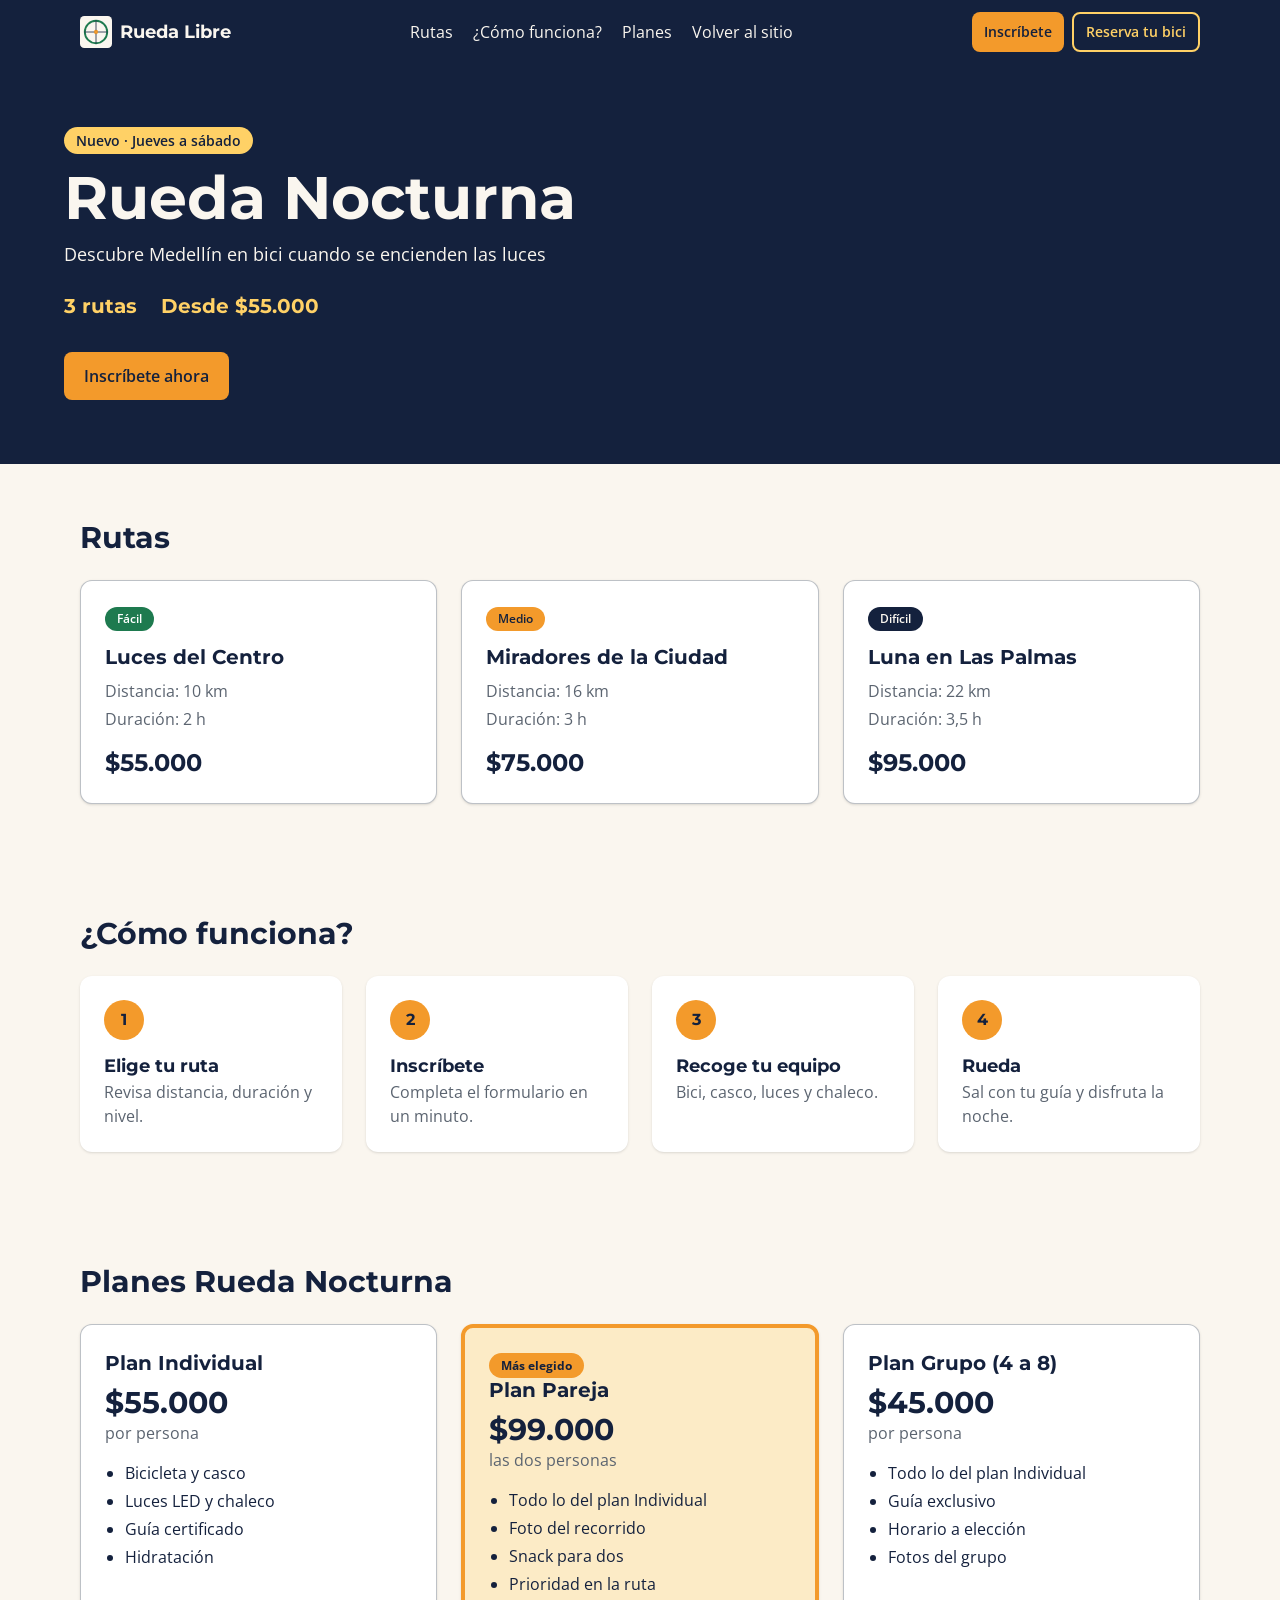
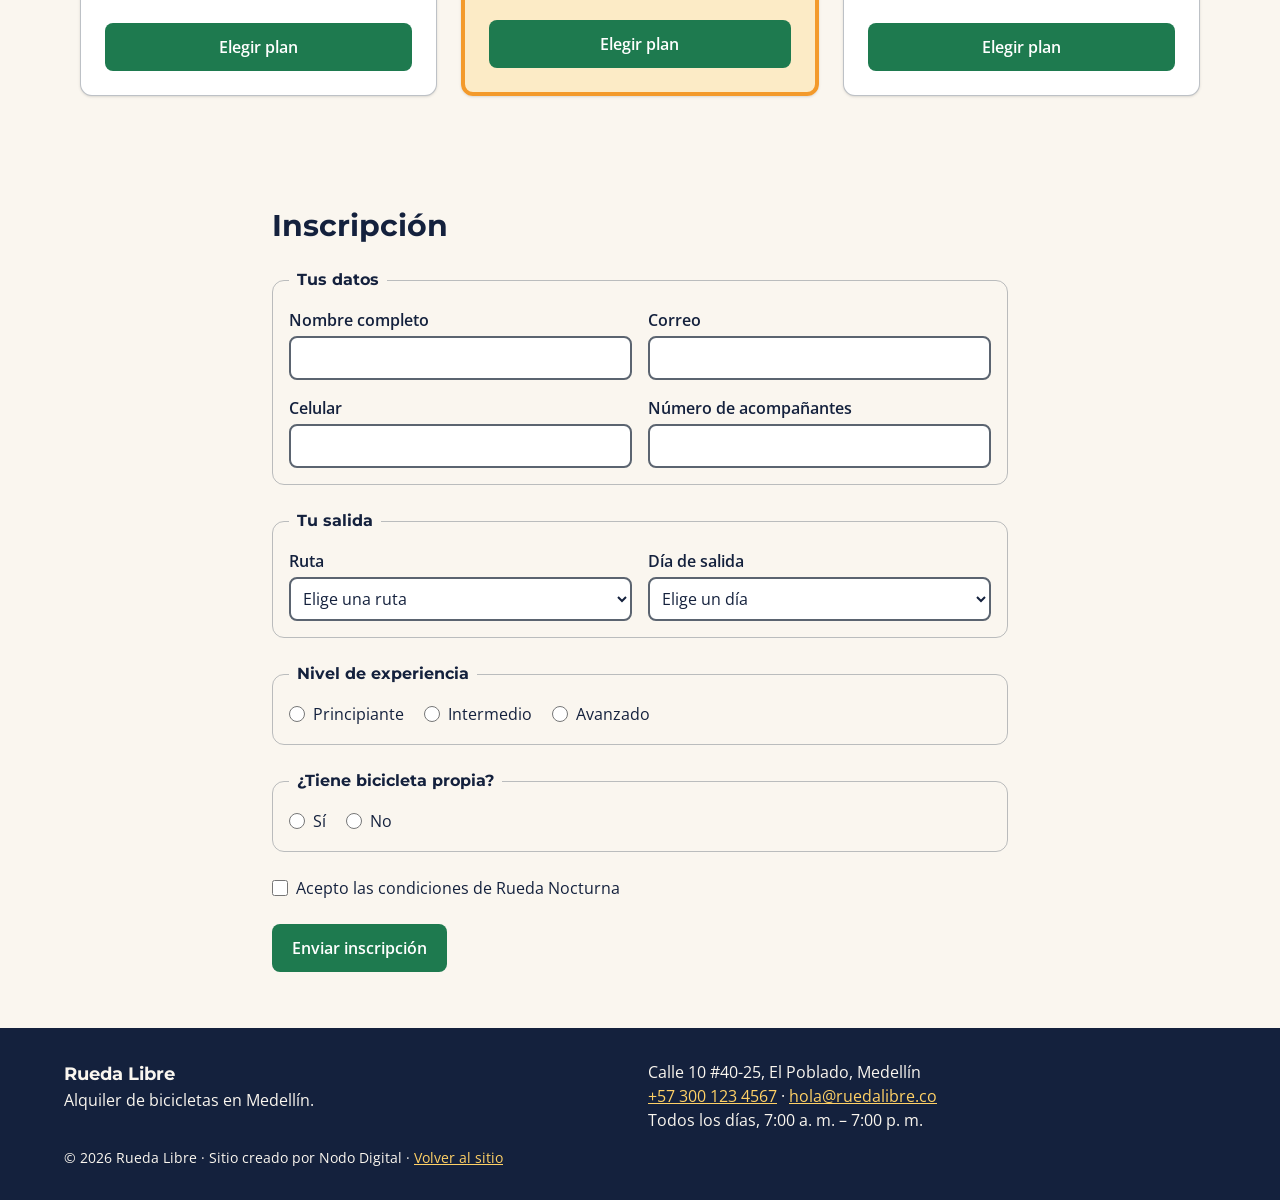
<file: nocturna/index.html>
<!DOCTYPE html>
<html lang="es">
<head>
  <meta charset="UTF-8">
  <meta name="viewport" content="width=device-width, initial-scale=1.0">
  <meta name="description" content="Rueda Nocturna: rutas guiadas en bicicleta de jueves a sábado por Medellín. Elige tu plan e inscríbete en línea.">
  <title>Rueda Nocturna | Rutas en bici de noche en Medellín</title>
  <link rel="preconnect" href="https://fonts.googleapis.com">
  <link rel="preconnect" href="https://fonts.gstatic.com" crossorigin>
  <link href="https://fonts.googleapis.com/css2?family=Montserrat:wght@700&family=Open+Sans:wght@400;600&display=swap" rel="stylesheet">
  <link href="src/output.css" rel="stylesheet">
</head>
<body class="bg-crema font-cuerpo text-azul-noche dark:bg-azul-noche dark:text-crema">
<header class="sticky top-0 z-10 bg-azul-noche text-crema">
  <div class="mx-auto flex max-w-6xl items-center justify-between gap-3 px-4 py-3">
    <a href="../index.html" class="flex items-center gap-2 font-titulo text-lg font-bold text-crema"><img src="../img/logo.svg" alt="" width="32" height="32">Rueda Libre</a>
    <nav aria-label="Secciones" class="hidden md:flex gap-5">
      <a href="#rutas" class="text-crema hover:text-amarillo-farol">Rutas</a>
      <a href="#como-funciona" class="text-crema hover:text-amarillo-farol">¿Cómo funciona?</a>
      <a href="#planes" class="text-crema hover:text-amarillo-farol">Planes</a>
      <a href="../index.html" class="text-crema hover:text-amarillo-farol">Volver al sitio</a>
    </nav>
    <div class="flex gap-2">
      <a href="#inscripcion" class="btn-nocturna-secundario px-3 py-2 text-sm">Inscríbete</a>
      <a href="../paginas/reservas.html" class="btn-nocturna-contorno border-amarillo-farol px-3 py-2 text-sm text-amarillo-farol">Reserva tu bici</a>
    </div>
  </div>
</header>
<main>
  <section class="bg-azul-noche px-4 py-16 text-crema">
    <div class="mx-auto max-w-6xl">
      <span class="rounded-full bg-amarillo-farol px-3 py-1 text-sm font-semibold text-azul-noche">Nuevo · Jueves a sábado</span>
      <h1 class="mt-4 font-titulo text-4xl font-bold md:text-6xl">Rueda Nocturna</h1>
      <p class="mt-3 max-w-xl text-lg">Descubre Medellín en bici cuando se encienden las luces</p>
      <ul class="mt-6 flex flex-wrap gap-6 font-titulo text-xl font-bold text-amarillo-farol">
        <li>3 rutas</li>
        <li>Desde $55.000</li>
      </ul>
      <a href="#inscripcion" class="btn-nocturna-secundario mt-8">Inscríbete ahora</a>
    </div>
  </section>

  <section id="rutas" class="mx-auto max-w-6xl px-4 py-14" aria-labelledby="t-rutas">
    <h2 id="t-rutas" class="font-titulo text-3xl font-bold">Rutas</h2>
    <div class="mt-6 grid grid-cols-1 gap-6 sm:grid-cols-2 lg:grid-cols-3">
      <article class="rounded-xl border border-gris-asfalto/40 bg-white p-6 shadow transition-shadow hover:shadow-xl dark:border-crema/40 dark:bg-azul-noche">
        <span class="inline-block rounded-full px-3 py-1 text-xs font-semibold bg-verde-ruta text-white">Fácil</span>
        <h3 class="mt-3 font-titulo text-xl font-bold">Luces del Centro</h3>
        <ul class="mt-2 space-y-1 text-gris-asfalto dark:text-crema">
          <li>Distancia: 10 km</li>
          <li>Duración: 2 h</li>
        </ul>
        <p class="mt-4 font-titulo text-2xl font-bold">$55.000</p>
      </article>
      <article class="rounded-xl border border-gris-asfalto/40 bg-white p-6 shadow transition-shadow hover:shadow-xl dark:border-crema/40 dark:bg-azul-noche">
        <span class="inline-block rounded-full px-3 py-1 text-xs font-semibold bg-naranja-pedal text-azul-noche">Medio</span>
        <h3 class="mt-3 font-titulo text-xl font-bold">Miradores de la Ciudad</h3>
        <ul class="mt-2 space-y-1 text-gris-asfalto dark:text-crema">
          <li>Distancia: 16 km</li>
          <li>Duración: 3 h</li>
        </ul>
        <p class="mt-4 font-titulo text-2xl font-bold">$75.000</p>
      </article>
      <article class="rounded-xl border border-gris-asfalto/40 bg-white p-6 shadow transition-shadow hover:shadow-xl dark:border-crema/40 dark:bg-azul-noche">
        <span class="inline-block rounded-full px-3 py-1 text-xs font-semibold bg-azul-noche text-crema dark:bg-amarillo-farol dark:text-azul-noche">Difícil</span>
        <h3 class="mt-3 font-titulo text-xl font-bold">Luna en Las Palmas</h3>
        <ul class="mt-2 space-y-1 text-gris-asfalto dark:text-crema">
          <li>Distancia: 22 km</li>
          <li>Duración: 3,5 h</li>
        </ul>
        <p class="mt-4 font-titulo text-2xl font-bold">$95.000</p>
      </article>
    </div>
  </section>

  <section id="como-funciona" class="mx-auto max-w-6xl px-4 py-14" aria-labelledby="t-como">
    <h2 id="t-como" class="font-titulo text-3xl font-bold">¿Cómo funciona?</h2>
    <ol class="mt-6 grid grid-cols-1 gap-6 sm:grid-cols-2 lg:grid-cols-4">
      <li class="rounded-xl bg-white p-6 shadow dark:bg-azul-noche dark:border dark:border-crema/40">
        <span class="flex h-10 w-10 items-center justify-center rounded-full bg-naranja-pedal font-titulo font-bold text-azul-noche">1</span>
        <h3 class="mt-3 font-titulo text-lg font-bold">Elige tu ruta</h3>
        <p class="text-gris-asfalto dark:text-crema">Revisa distancia, duración y nivel.</p>
      </li>
      <li class="rounded-xl bg-white p-6 shadow dark:bg-azul-noche dark:border dark:border-crema/40">
        <span class="flex h-10 w-10 items-center justify-center rounded-full bg-naranja-pedal font-titulo font-bold text-azul-noche">2</span>
        <h3 class="mt-3 font-titulo text-lg font-bold">Inscríbete</h3>
        <p class="text-gris-asfalto dark:text-crema">Completa el formulario en un minuto.</p>
      </li>
      <li class="rounded-xl bg-white p-6 shadow dark:bg-azul-noche dark:border dark:border-crema/40">
        <span class="flex h-10 w-10 items-center justify-center rounded-full bg-naranja-pedal font-titulo font-bold text-azul-noche">3</span>
        <h3 class="mt-3 font-titulo text-lg font-bold">Recoge tu equipo</h3>
        <p class="text-gris-asfalto dark:text-crema">Bici, casco, luces y chaleco.</p>
      </li>
      <li class="rounded-xl bg-white p-6 shadow dark:bg-azul-noche dark:border dark:border-crema/40">
        <span class="flex h-10 w-10 items-center justify-center rounded-full bg-naranja-pedal font-titulo font-bold text-azul-noche">4</span>
        <h3 class="mt-3 font-titulo text-lg font-bold">Rueda</h3>
        <p class="text-gris-asfalto dark:text-crema">Sal con tu guía y disfruta la noche.</p>
      </li>
    </ol>
  </section>

  <section id="planes" class="mx-auto max-w-6xl px-4 py-14" aria-labelledby="t-planes">
    <h2 id="t-planes" class="font-titulo text-3xl font-bold">Planes Rueda Nocturna</h2>
    <div class="mt-6 grid grid-cols-1 gap-6 lg:grid-cols-3">
      <article class="flex flex-col justify-between rounded-xl p-6 shadow border border-gris-asfalto/40 bg-white dark:border-crema/40 dark:bg-azul-noche">
        <div>
          
          <h3 class="font-titulo text-xl font-bold">Plan Individual</h3>
          <p class="mt-2 font-titulo text-3xl font-bold">$55.000</p>
          <p class="text-gris-asfalto dark:text-crema">por persona</p>
          <ul class="mt-4 list-disc space-y-1 pl-5">
        <li>Bicicleta y casco</li>
        <li>Luces LED y chaleco</li>
        <li>Guía certificado</li>
        <li>Hidratación</li>
          </ul>
        </div>
        <a href="#inscripcion" class="btn-nocturna-primario mt-6">Elegir plan</a>
      </article>
      <article class="flex flex-col justify-between rounded-xl p-6 shadow border-4 border-naranja-pedal bg-amarillo-farol/30 dark:bg-white/10">
        <div>
          <span class="mb-3 w-fit rounded-full bg-naranja-pedal px-3 py-1 text-xs font-bold text-azul-noche">Más elegido</span>
          <h3 class="font-titulo text-xl font-bold">Plan Pareja</h3>
          <p class="mt-2 font-titulo text-3xl font-bold">$99.000</p>
          <p class="text-gris-asfalto dark:text-crema">las dos personas</p>
          <ul class="mt-4 list-disc space-y-1 pl-5">
        <li>Todo lo del plan Individual</li>
        <li>Foto del recorrido</li>
        <li>Snack para dos</li>
        <li>Prioridad en la ruta</li>
          </ul>
        </div>
        <a href="#inscripcion" class="btn-nocturna-primario mt-6">Elegir plan</a>
      </article>
      <article class="flex flex-col justify-between rounded-xl p-6 shadow border border-gris-asfalto/40 bg-white dark:border-crema/40 dark:bg-azul-noche">
        <div>
          
          <h3 class="font-titulo text-xl font-bold">Plan Grupo (4 a 8)</h3>
          <p class="mt-2 font-titulo text-3xl font-bold">$45.000</p>
          <p class="text-gris-asfalto dark:text-crema">por persona</p>
          <ul class="mt-4 list-disc space-y-1 pl-5">
        <li>Todo lo del plan Individual</li>
        <li>Guía exclusivo</li>
        <li>Horario a elección</li>
        <li>Fotos del grupo</li>
          </ul>
        </div>
        <a href="#inscripcion" class="btn-nocturna-primario mt-6">Elegir plan</a>
      </article>
    </div>
  </section>

  <section id="inscripcion" class="mx-auto max-w-3xl px-4 py-14" aria-labelledby="t-insc">
    <h2 id="t-insc" class="font-titulo text-3xl font-bold">Inscripción</h2>
    <form class="mt-6 space-y-6" action="#" method="post">
      <fieldset class="rounded-xl border border-gris-asfalto/40 p-4 dark:border-crema/40">
        <legend class="px-2 font-titulo font-bold">Tus datos</legend>
        <div class="grid grid-cols-1 gap-4 md:grid-cols-2">
          <div><label for="nombre" class="block font-semibold">Nombre completo</label><input id="nombre" name="nombre" type="text" required minlength="3" class="mt-1 w-full rounded-lg border-2 border-gris-asfalto bg-white p-2 text-azul-noche focus:outline-none focus:ring-4 focus:ring-naranja-pedal"></div>
          <div><label for="correo" class="block font-semibold">Correo</label><input id="correo" name="correo" type="email" required class="mt-1 w-full rounded-lg border-2 border-gris-asfalto bg-white p-2 text-azul-noche focus:outline-none focus:ring-4 focus:ring-naranja-pedal"></div>
          <div><label for="celular" class="block font-semibold">Celular</label><input id="celular" name="celular" type="tel" required pattern="3[0-9]{9}" title="10 dígitos, empieza por 3" class="mt-1 w-full rounded-lg border-2 border-gris-asfalto bg-white p-2 text-azul-noche focus:outline-none focus:ring-4 focus:ring-naranja-pedal"></div>
          <div><label for="acomp" class="block font-semibold">Número de acompañantes</label><input id="acomp" name="acomp" type="number" required min="0" max="3" class="mt-1 w-full rounded-lg border-2 border-gris-asfalto bg-white p-2 text-azul-noche focus:outline-none focus:ring-4 focus:ring-naranja-pedal"></div>
        </div>
      </fieldset>
      <fieldset class="rounded-xl border border-gris-asfalto/40 p-4 dark:border-crema/40">
        <legend class="px-2 font-titulo font-bold">Tu salida</legend>
        <div class="grid grid-cols-1 gap-4 md:grid-cols-2">
          <div><label for="ruta" class="block font-semibold">Ruta</label>
            <select id="ruta" name="ruta" required class="mt-1 w-full rounded-lg border-2 border-gris-asfalto bg-white p-2 text-azul-noche focus:outline-none focus:ring-4 focus:ring-naranja-pedal"><option value="">Elige una ruta</option><option>Luces del Centro</option><option>Miradores de la Ciudad</option><option>Luna en Las Palmas</option></select></div>
          <div><label for="dia" class="block font-semibold">Día de salida</label>
            <select id="dia" name="dia" required class="mt-1 w-full rounded-lg border-2 border-gris-asfalto bg-white p-2 text-azul-noche focus:outline-none focus:ring-4 focus:ring-naranja-pedal"><option value="">Elige un día</option><option>Jueves</option><option>Viernes</option><option>Sábado</option></select></div>
        </div>
      </fieldset>
      <fieldset class="rounded-xl border border-gris-asfalto/40 p-4 dark:border-crema/40">
        <legend class="px-2 font-titulo font-bold">Nivel de experiencia</legend>
          <label class="mr-4 inline-flex items-center gap-2"><input type="radio" name="nivel" value="Principiante" required class="h-4 w-4 accent-verde-ruta focus:ring-4 focus:ring-naranja-pedal"> Principiante</label>
          <label class="mr-4 inline-flex items-center gap-2"><input type="radio" name="nivel" value="Intermedio" required class="h-4 w-4 accent-verde-ruta focus:ring-4 focus:ring-naranja-pedal"> Intermedio</label>
          <label class="mr-4 inline-flex items-center gap-2"><input type="radio" name="nivel" value="Avanzado" required class="h-4 w-4 accent-verde-ruta focus:ring-4 focus:ring-naranja-pedal"> Avanzado</label>
      </fieldset>
      <fieldset class="rounded-xl border border-gris-asfalto/40 p-4 dark:border-crema/40">
        <legend class="px-2 font-titulo font-bold">¿Tiene bicicleta propia?</legend>
          <label class="mr-4 inline-flex items-center gap-2"><input type="radio" name="bici" value="Sí" required class="h-4 w-4 accent-verde-ruta focus:ring-4 focus:ring-naranja-pedal"> Sí</label>
          <label class="mr-4 inline-flex items-center gap-2"><input type="radio" name="bici" value="No" required class="h-4 w-4 accent-verde-ruta focus:ring-4 focus:ring-naranja-pedal"> No</label>
      </fieldset>
      <label class="flex items-start gap-2"><input type="checkbox" name="condiciones" required class="mt-1 h-4 w-4 accent-verde-ruta focus:ring-4 focus:ring-naranja-pedal"> Acepto las condiciones de Rueda Nocturna</label>
      <button type="submit" class="btn-nocturna-primario">Enviar inscripción</button>
    </form>
  </section>
</main>
<footer class="bg-azul-noche px-4 py-8 text-crema">
  <div class="mx-auto grid max-w-6xl gap-4 md:grid-cols-2">
    <div><p class="font-titulo text-lg font-bold">Rueda Libre</p><p>Alquiler de bicicletas en Medellín.</p></div>
    <address class="not-italic">
      Calle 10 #40-25, El Poblado, Medellín<br>
      <a class="text-amarillo-farol underline" href="tel:+573001234567">+57 300 123 4567</a> ·
      <a class="text-amarillo-farol underline" href="mailto:hola@ruedalibre.co">hola@ruedalibre.co</a><br>
      Todos los días, 7:00 a. m. – 7:00 p. m.
    </address>
  </div>
  <p class="mx-auto mt-4 max-w-6xl text-sm">© 2026 Rueda Libre · Sitio creado por Nodo Digital · <a class="text-amarillo-farol underline" href="../index.html">Volver al sitio</a></p>
</footer>
</body>
</html>
</file>
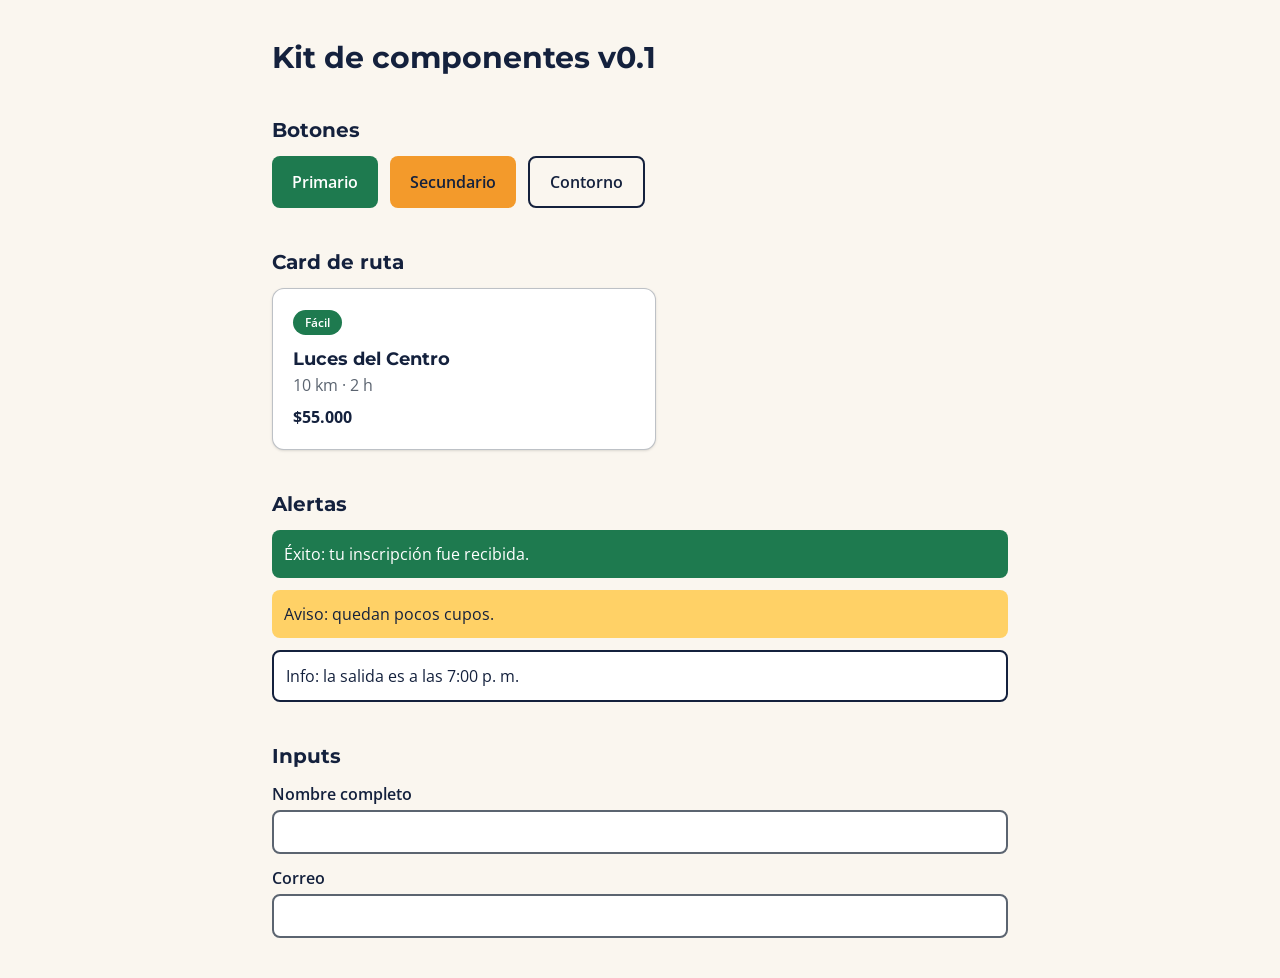
<file: nocturna/componentes.html>
<!DOCTYPE html>
<html lang="es">
<head>
  <meta charset="UTF-8">
  <meta name="viewport" content="width=device-width, initial-scale=1.0">
  <meta name="description" content="Kit de componentes v0.1 de Rueda Nocturna: botones, card, alertas e inputs.">
  <title>Kit de componentes v0.1 | Rueda Nocturna</title>
  <link rel="preconnect" href="https://fonts.googleapis.com">
  <link rel="preconnect" href="https://fonts.gstatic.com" crossorigin>
  <link href="https://fonts.googleapis.com/css2?family=Montserrat:wght@700&family=Open+Sans:wght@400;600&display=swap" rel="stylesheet">
  <link href="src/output.css" rel="stylesheet">
</head>
<body class="bg-crema font-cuerpo text-azul-noche dark:bg-azul-noche dark:text-crema">
<main class="mx-auto max-w-3xl space-y-10 px-4 py-10">
  <h1 class="font-titulo text-3xl font-bold">Kit de componentes v0.1</h1>
  <section class="space-y-3" aria-labelledby="botones">
    <h2 id="botones" class="font-titulo text-xl font-bold">Botones</h2>
    <div class="flex flex-wrap gap-3">
      <button type="button" class="btn-nocturna-primario">Primario</button>
      <button type="button" class="btn-nocturna-secundario">Secundario</button>
      <button type="button" class="btn-nocturna-contorno">Contorno</button>
    </div>
  </section>
  <section class="space-y-3" aria-labelledby="card">
    <h2 id="card" class="font-titulo text-xl font-bold">Card de ruta</h2>
    <article class="max-w-sm rounded-xl border border-gris-asfalto/40 bg-white p-5 shadow transition hover:shadow-lg dark:bg-azul-noche dark:border-crema/40">
      <span class="rounded-full bg-verde-ruta px-3 py-1 text-xs font-semibold text-white">Fácil</span>
      <h3 class="mt-3 font-titulo text-lg font-bold">Luces del Centro</h3>
      <p class="text-gris-asfalto dark:text-crema">10 km · 2 h</p>
      <p class="mt-2 font-bold">$55.000</p>
    </article>
  </section>
  <section class="space-y-3" aria-labelledby="alertas">
    <h2 id="alertas" class="font-titulo text-xl font-bold">Alertas</h2>
    <p role="status" class="rounded-lg bg-verde-ruta p-3 text-white">Éxito: tu inscripción fue recibida.</p>
    <p role="status" class="rounded-lg bg-amarillo-farol p-3 text-azul-noche">Aviso: quedan pocos cupos.</p>
    <p role="status" class="rounded-lg border-2 border-azul-noche bg-white p-3 text-azul-noche dark:border-amarillo-farol dark:bg-azul-noche dark:text-crema">Info: la salida es a las 7:00 p. m.</p>
  </section>
  <section class="space-y-3" aria-labelledby="inputs">
    <h2 id="inputs" class="font-titulo text-xl font-bold">Inputs</h2>
    <div>
      <label for="n" class="block font-semibold">Nombre completo</label>
      <input id="n" type="text" class="mt-1 w-full rounded-lg border-2 border-gris-asfalto bg-white p-2 text-azul-noche focus:outline-none focus:ring-4 focus:ring-naranja-pedal">
    </div>
    <div>
      <label for="c" class="block font-semibold">Correo</label>
      <input id="c" type="email" class="mt-1 w-full rounded-lg border-2 border-gris-asfalto bg-white p-2 text-azul-noche focus:outline-none focus:ring-4 focus:ring-naranja-pedal">
    </div>
  </section>
</main>
</body>
</html>
</file>
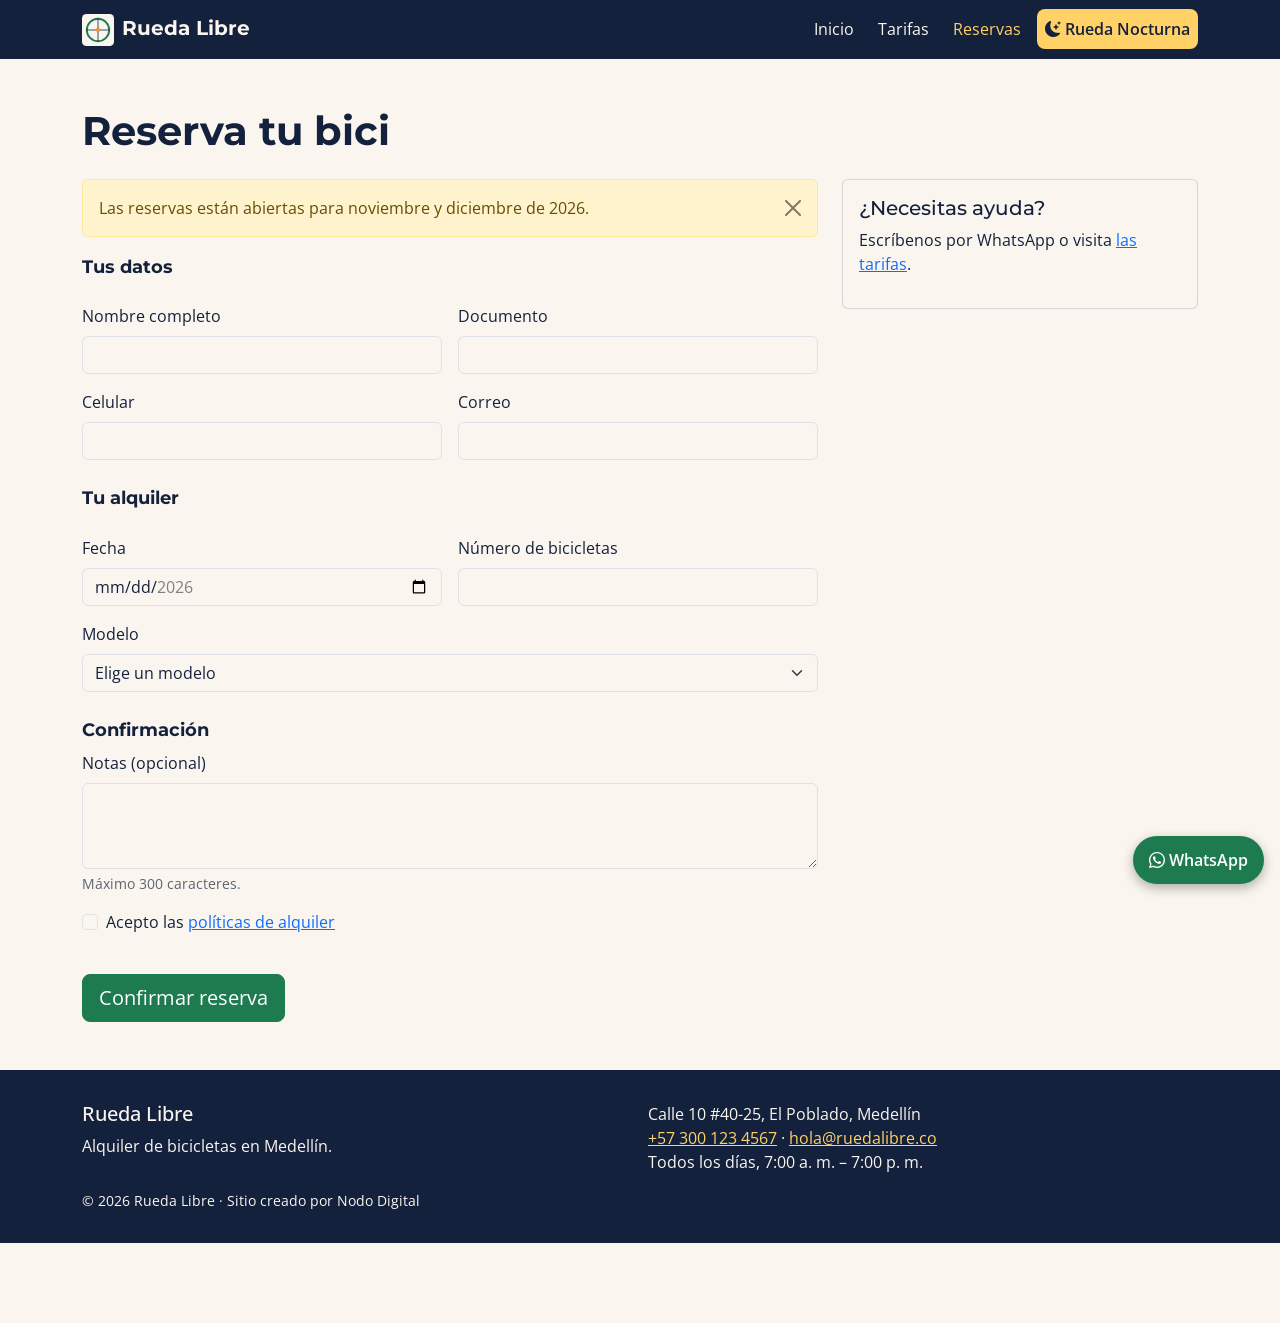
<file: paginas/reservas.html>
<!DOCTYPE html>
<html lang="es">
<head>
  <meta charset="UTF-8">
  <meta name="viewport" content="width=device-width, initial-scale=1.0">
  <meta name="description" content="Reserva tu bicicleta en Rueda Libre, Medellín: elige modelo, fecha y confirma en línea.">
  <title>Reservas | Rueda Libre</title>
  <link rel="preconnect" href="https://fonts.googleapis.com">
  <link rel="preconnect" href="https://fonts.gstatic.com" crossorigin>
  <link href="https://fonts.googleapis.com/css2?family=Montserrat:wght@700&family=Open+Sans:wght@400;600&display=swap" rel="stylesheet">
  <link href="https://cdn.jsdelivr.net/npm/bootstrap@5.3.3/dist/css/bootstrap.min.css" rel="stylesheet">
  <link href="https://cdn.jsdelivr.net/npm/bootstrap-icons@1.11.3/font/bootstrap-icons.min.css" rel="stylesheet">
  <link href="../css/styles.css" rel="stylesheet">
</head>
<body>
<header>
  <nav class="navbar navbar-expand-lg">
    <div class="container">
      <a class="navbar-brand" href="../index.html"><img src="../img/logo.svg" alt="" width="32" height="32" class="me-2">Rueda Libre</a>
      <button class="navbar-toggler" type="button" data-bs-toggle="collapse" data-bs-target="#menuPrincipal" aria-controls="menuPrincipal" aria-expanded="false" aria-label="Abrir menú de navegación">
        <span class="navbar-toggler-icon"></span>
      </button>
      <div class="collapse navbar-collapse" id="menuPrincipal">
        <ul class="navbar-nav ms-auto align-items-lg-center gap-lg-2">
        <li class="nav-item"><a class="nav-link" href="../index.html">Inicio</a></li>
        <li class="nav-item"><a class="nav-link" href="../paginas/tarifas.html">Tarifas</a></li>
        <li class="nav-item"><a class="nav-link active" aria-current="page" href="../paginas/reservas.html">Reservas</a></li>
        <li class="nav-item"><a class="nav-link nav-nocturna" href="../nocturna/index.html"><i class="bi bi-moon-stars-fill" aria-hidden="true"></i> Rueda Nocturna</a></li>
        </ul>
      </div>
    </div>
  </nav>
</header>

<main class="container py-5">
  <h1 class="mb-4">Reserva tu bici</h1>
  <div class="row g-4">
    <div class="col-lg-8">
      <div class="alert alert-warning alert-dismissible fade show" role="alert">
        Las reservas están abiertas para noviembre y diciembre de 2026.
        <button type="button" class="btn-close" data-bs-dismiss="alert" aria-label="Cerrar aviso"></button>
      </div>
      <form class="needs-validation" novalidate>
        <fieldset>
          <legend>Tus datos</legend>
          <div class="row g-3">
          <div class="col-md-6">
            <label for="nombre" class="form-label">Nombre completo</label>
            <input type="text" class="form-control" id="nombre" name="nombre" required minlength="3">
            <div class="invalid-feedback">Escribe al menos 3 caracteres.</div>
          </div>
          <div class="col-md-6">
            <label for="documento" class="form-label">Documento</label>
            <input type="text" class="form-control" id="documento" name="documento" required pattern="[0-9]{6,10}" inputmode="numeric">
            <div class="invalid-feedback">Usa entre 6 y 10 dígitos.</div>
          </div>
          <div class="col-md-6">
            <label for="celular" class="form-label">Celular</label>
            <input type="tel" class="form-control" id="celular" name="celular" required pattern="3[0-9]{9}">
            <div class="invalid-feedback">Celular colombiano de 10 dígitos que empiece por 3.</div>
          </div>
          <div class="col-md-6">
            <label for="correo" class="form-label">Correo</label>
            <input type="email" class="form-control" id="correo" name="correo" required>
            <div class="invalid-feedback">Escribe un correo válido.</div>
          </div>
          </div>
        </fieldset>
        <fieldset>
          <legend>Tu alquiler</legend>
          <div class="row g-3">
          <div class="col-md-6">
            <label for="fecha" class="form-label">Fecha</label>
            <input type="date" class="form-control" id="fecha" name="fecha" required min="2026-11-01" max="2026-12-31">
            <div class="invalid-feedback">Elige una fecha entre el 1 de noviembre y el 31 de diciembre de 2026.</div>
          </div>
          <div class="col-md-6">
            <label for="cantidad" class="form-label">Número de bicicletas</label>
            <input type="number" class="form-control" id="cantidad" name="cantidad" required min="1" max="6">
            <div class="invalid-feedback">Entre 1 y 6 bicicletas.</div>
          </div>

            <div class="col-12">
              <label for="modelo" class="form-label">Modelo</label>
              <select class="form-select" id="modelo" name="modelo" required>
                <option value="" selected disabled>Elige un modelo</option>
                <option>Urbana Clásica</option><option>Montaña Trail</option><option>Eléctrica City</option><option>Eléctrica Plegable</option>
              </select>
              <div class="invalid-feedback">Selecciona un modelo.</div>
            </div>
          </div>
        </fieldset>
        <fieldset>
          <legend>Confirmación</legend>
          <div class="mb-3">
            <label for="notas" class="form-label">Notas (opcional)</label>
            <textarea class="form-control" id="notas" name="notas" rows="3" maxlength="300"></textarea>
            <div class="form-text">Máximo 300 caracteres.</div>
          </div>
          <div class="form-check mb-3">
            <input class="form-check-input" type="checkbox" id="politicas" required>
            <label class="form-check-label" for="politicas">Acepto las <a href="#modalPoliticas" data-bs-toggle="modal">políticas de alquiler</a></label>
            <div class="invalid-feedback">Debes aceptar las políticas para continuar.</div>
          </div>
        </fieldset>
        <button class="btn btn-primary btn-lg" type="submit">Confirmar reserva</button>
      </form>
    </div>
    <aside class="col-lg-4" aria-labelledby="ayuda">
      <div class="card">
        <div class="card-body">
          <h2 id="ayuda" class="h5">¿Necesitas ayuda?</h2>
          <p>Escríbenos por WhatsApp o visita <a href="tarifas.html">las tarifas</a>.</p>
        </div>
      </div>
    </aside>
  </div>
</main>

<div class="modal fade" id="modalPoliticas" tabindex="-1" aria-labelledby="tituloPoliticas" aria-hidden="true">
  <div class="modal-dialog modal-dialog-scrollable">
    <div class="modal-content">
      <div class="modal-header">
        <h2 class="modal-title h5" id="tituloPoliticas">Políticas de alquiler</h2>
        <button type="button" class="btn-close" data-bs-dismiss="modal" aria-label="Cerrar"></button>
      </div>
      <div class="modal-body">
        <ol>
          <li>Presenta tu documento de identidad original.</li>
          <li>El casco es obligatorio durante todo el recorrido.</li>
          <li>La bici se devuelve en el mismo estado en que se entregó.</li>
          <li>Cancelaciones gratis hasta 24 horas antes.</li>
          <li>Los daños por mal uso se cobran según el taller.</li>
        </ol>
      </div>
      <div class="modal-footer">
        <button type="button" class="btn btn-primary" data-bs-dismiss="modal">Entendido</button>
      </div>
    </div>
  </div>
</div>
<footer class="footer-rl">
  <div class="container">
    <div class="row g-3">
      <div class="col-md-6">
        <p class="h5">Rueda Libre</p>
        <p class="mb-0">Alquiler de bicicletas en Medellín.</p>
      </div>
      <div class="col-md-6">
        <address class="mb-0">
          Calle 10 #40-25, El Poblado, Medellín<br>
          <a href="tel:+573001234567">+57 300 123 4567</a> ·
          <a href="mailto:hola@ruedalibre.co">hola@ruedalibre.co</a><br>
          Todos los días, 7:00 a. m. – 7:00 p. m.
        </address>
      </div>
    </div>
    <p class="small mt-3 mb-0">© 2026 Rueda Libre · Sitio creado por Nodo Digital</p>
  </div>
</footer>
<a class="enlace-whatsapp" href="https://wa.me/573001234567"><i class="bi bi-whatsapp" aria-hidden="true"></i> WhatsApp</a>

  <script src="https://cdn.jsdelivr.net/npm/bootstrap@5.3.3/dist/js/bootstrap.bundle.min.js"></script>
  <script>
    (() => {
      'use strict';
      document.querySelectorAll('.needs-validation').forEach(form => {
        form.addEventListener('submit', event => {
          if (!form.checkValidity()) {
            event.preventDefault();
            event.stopPropagation();
          }
          form.classList.add('was-validated');
        }, false);
      });
    })();
  </script>
</body>
</html>
</file>
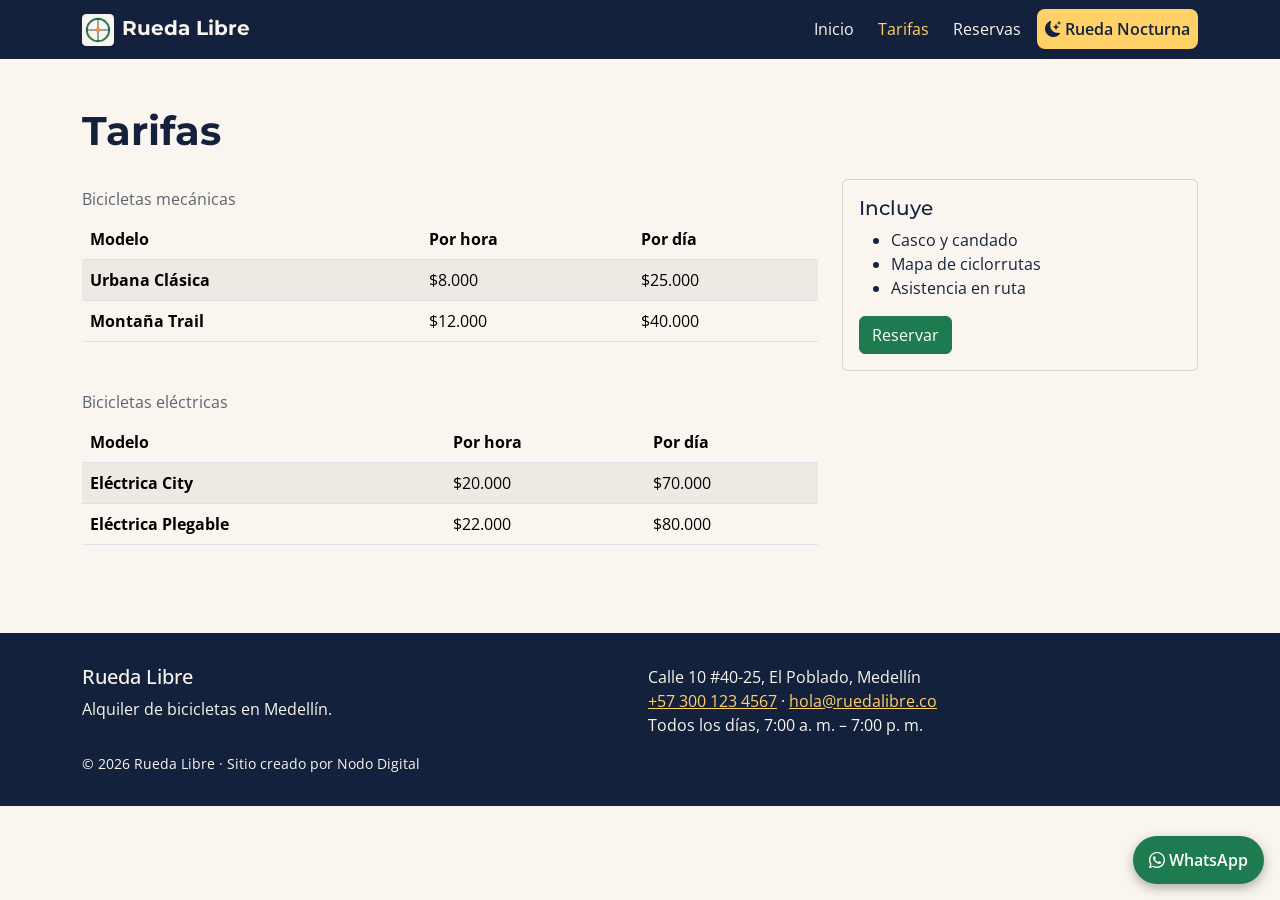
<file: paginas/tarifas.html>
<!DOCTYPE html>
<html lang="es">
<head>
  <meta charset="UTF-8">
  <meta name="viewport" content="width=device-width, initial-scale=1.0">
  <meta name="description" content="Tarifas de alquiler de bicicletas urbanas, de montaña y eléctricas en Rueda Libre, Medellín.">
  <title>Tarifas | Rueda Libre</title>
  <link rel="preconnect" href="https://fonts.googleapis.com">
  <link rel="preconnect" href="https://fonts.gstatic.com" crossorigin>
  <link href="https://fonts.googleapis.com/css2?family=Montserrat:wght@700&family=Open+Sans:wght@400;600&display=swap" rel="stylesheet">
  <link href="https://cdn.jsdelivr.net/npm/bootstrap@5.3.3/dist/css/bootstrap.min.css" rel="stylesheet">
  <link href="https://cdn.jsdelivr.net/npm/bootstrap-icons@1.11.3/font/bootstrap-icons.min.css" rel="stylesheet">
  <link href="../css/styles.css" rel="stylesheet">
</head>
<body>
<header>
  <nav class="navbar navbar-expand-lg">
    <div class="container">
      <a class="navbar-brand" href="../index.html"><img src="../img/logo.svg" alt="" width="32" height="32" class="me-2">Rueda Libre</a>
      <button class="navbar-toggler" type="button" data-bs-toggle="collapse" data-bs-target="#menuPrincipal" aria-controls="menuPrincipal" aria-expanded="false" aria-label="Abrir menú de navegación">
        <span class="navbar-toggler-icon"></span>
      </button>
      <div class="collapse navbar-collapse" id="menuPrincipal">
        <ul class="navbar-nav ms-auto align-items-lg-center gap-lg-2">
        <li class="nav-item"><a class="nav-link" href="../index.html">Inicio</a></li>
        <li class="nav-item"><a class="nav-link active" aria-current="page" href="../paginas/tarifas.html">Tarifas</a></li>
        <li class="nav-item"><a class="nav-link" href="../paginas/reservas.html">Reservas</a></li>
        <li class="nav-item"><a class="nav-link nav-nocturna" href="../nocturna/index.html"><i class="bi bi-moon-stars-fill" aria-hidden="true"></i> Rueda Nocturna</a></li>
        </ul>
      </div>
    </div>
  </nav>
</header>

<main class="container py-5">
  <h1 class="mb-4">Tarifas</h1>
  <div class="row g-4">
    <div class="col-lg-8">
      <div class="table-responsive mb-4">
        <table class="table table-striped align-middle">
          <caption>Bicicletas mecánicas</caption>
          <thead><tr><th scope="col">Modelo</th><th scope="col">Por hora</th><th scope="col">Por día</th></tr></thead>
          <tbody>
          <tr><th scope="row">Urbana Clásica</th><td>$8.000</td><td>$25.000</td></tr>
          <tr><th scope="row">Montaña Trail</th><td>$12.000</td><td>$40.000</td></tr>
          </tbody>
        </table>
      </div>
      <div class="table-responsive mb-4">
        <table class="table table-striped align-middle">
          <caption>Bicicletas eléctricas</caption>
          <thead><tr><th scope="col">Modelo</th><th scope="col">Por hora</th><th scope="col">Por día</th></tr></thead>
          <tbody>
          <tr><th scope="row">Eléctrica City</th><td>$20.000</td><td>$70.000</td></tr>
          <tr><th scope="row">Eléctrica Plegable</th><td>$22.000</td><td>$80.000</td></tr>
          </tbody>
        </table>
      </div>
    </div>
    <aside class="col-lg-4" aria-labelledby="notas">
      <div class="card">
        <div class="card-body">
          <h2 id="notas" class="h5">Incluye</h2>
          <ul>
            <li>Casco y candado</li>
            <li>Mapa de ciclorrutas</li>
            <li>Asistencia en ruta</li>
          </ul>
          <a class="btn btn-primary" href="reservas.html">Reservar</a>
        </div>
      </div>
    </aside>
  </div>
</main>
<footer class="footer-rl">
  <div class="container">
    <div class="row g-3">
      <div class="col-md-6">
        <p class="h5">Rueda Libre</p>
        <p class="mb-0">Alquiler de bicicletas en Medellín.</p>
      </div>
      <div class="col-md-6">
        <address class="mb-0">
          Calle 10 #40-25, El Poblado, Medellín<br>
          <a href="tel:+573001234567">+57 300 123 4567</a> ·
          <a href="mailto:hola@ruedalibre.co">hola@ruedalibre.co</a><br>
          Todos los días, 7:00 a. m. – 7:00 p. m.
        </address>
      </div>
    </div>
    <p class="small mt-3 mb-0">© 2026 Rueda Libre · Sitio creado por Nodo Digital</p>
  </div>
</footer>
<a class="enlace-whatsapp" href="https://wa.me/573001234567"><i class="bi bi-whatsapp" aria-hidden="true"></i> WhatsApp</a>

  <script src="https://cdn.jsdelivr.net/npm/bootstrap@5.3.3/dist/js/bootstrap.bundle.min.js"></script>
</body>
</html>
</file>
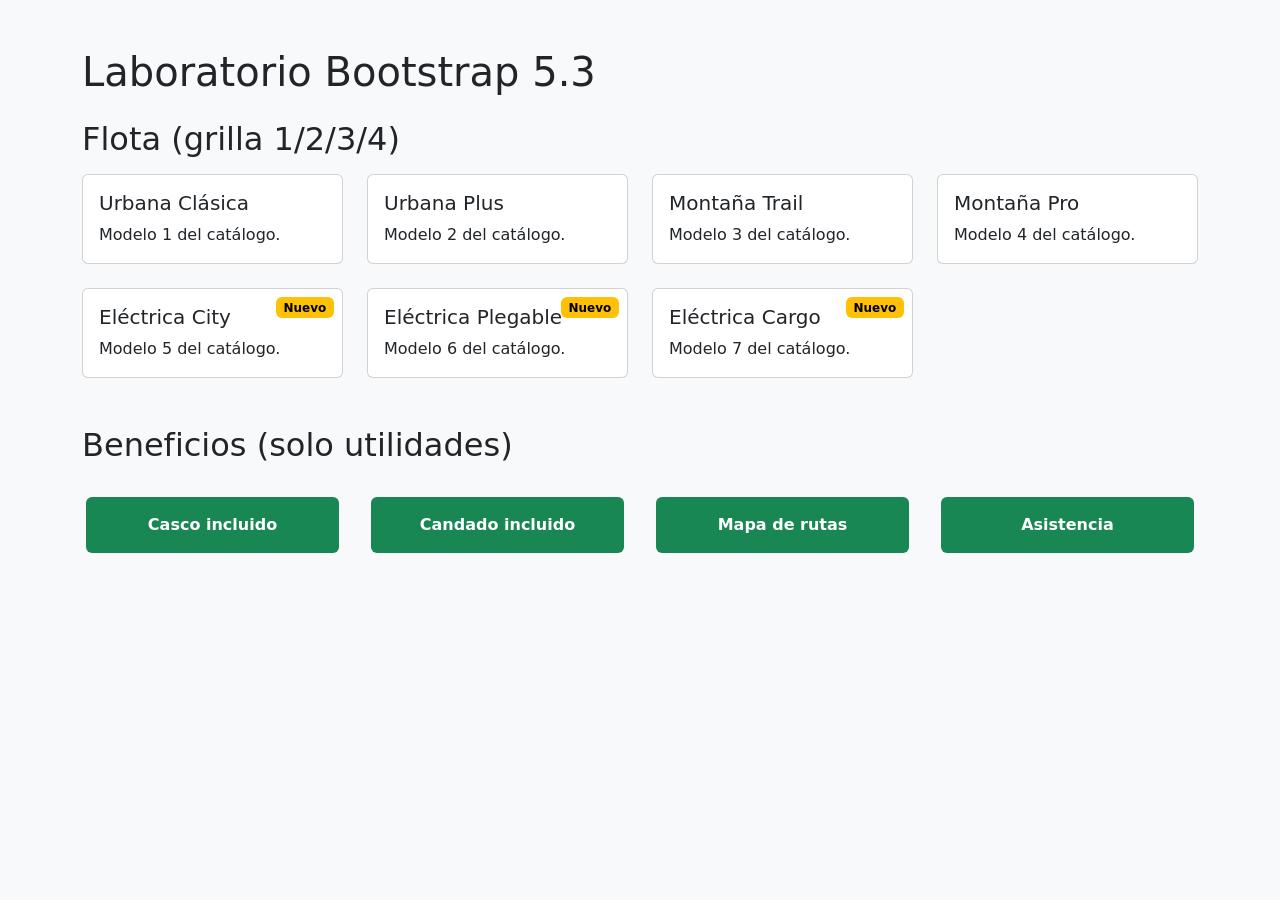
<file: pruebas/catalogo-bootstrap.html>
<!DOCTYPE html>
<html lang="es">
<head>
  <meta charset="UTF-8">
  <meta name="viewport" content="width=device-width, initial-scale=1.0">
  <meta name="description" content="Laboratorio aislado de Bootstrap 5.3 para Rueda Libre: flota de 7 modelos y beneficios con utilidades.">
  <title>Laboratorio Bootstrap | Rueda Libre</title>
  <link href="https://cdn.jsdelivr.net/npm/bootstrap@5.3.3/dist/css/bootstrap.min.css" rel="stylesheet">
</head>
<body class="bg-light">
<main class="container py-5">
  <h1 class="mb-4">Laboratorio Bootstrap 5.3</h1>
  <section aria-labelledby="flota">
    <h2 id="flota" class="mb-3">Flota (grilla 1/2/3/4)</h2>
    <div class="row g-4">
      <div class="col-12 col-sm-6 col-lg-4 col-xl-3">
        <article class="card h-100 position-relative">
          
          <div class="card-body"><h2 class="h5 card-title">Urbana Clásica</h2><p class="card-text">Modelo 1 del catálogo.</p></div>
        </article>
      </div>
      <div class="col-12 col-sm-6 col-lg-4 col-xl-3">
        <article class="card h-100 position-relative">
          
          <div class="card-body"><h2 class="h5 card-title">Urbana Plus</h2><p class="card-text">Modelo 2 del catálogo.</p></div>
        </article>
      </div>
      <div class="col-12 col-sm-6 col-lg-4 col-xl-3">
        <article class="card h-100 position-relative">
          
          <div class="card-body"><h2 class="h5 card-title">Montaña Trail</h2><p class="card-text">Modelo 3 del catálogo.</p></div>
        </article>
      </div>
      <div class="col-12 col-sm-6 col-lg-4 col-xl-3">
        <article class="card h-100 position-relative">
          
          <div class="card-body"><h2 class="h5 card-title">Montaña Pro</h2><p class="card-text">Modelo 4 del catálogo.</p></div>
        </article>
      </div>
      <div class="col-12 col-sm-6 col-lg-4 col-xl-3">
        <article class="card h-100 position-relative">
          <span class="badge text-bg-warning position-absolute top-0 end-0 m-2">Nuevo</span>
          <div class="card-body"><h2 class="h5 card-title">Eléctrica City</h2><p class="card-text">Modelo 5 del catálogo.</p></div>
        </article>
      </div>
      <div class="col-12 col-sm-6 col-lg-4 col-xl-3">
        <article class="card h-100 position-relative">
          <span class="badge text-bg-warning position-absolute top-0 end-0 m-2">Nuevo</span>
          <div class="card-body"><h2 class="h5 card-title">Eléctrica Plegable</h2><p class="card-text">Modelo 6 del catálogo.</p></div>
        </article>
      </div>
      <div class="col-12 col-sm-6 col-lg-4 col-xl-3">
        <article class="card h-100 position-relative">
          <span class="badge text-bg-warning position-absolute top-0 end-0 m-2">Nuevo</span>
          <div class="card-body"><h2 class="h5 card-title">Eléctrica Cargo</h2><p class="card-text">Modelo 7 del catálogo.</p></div>
        </article>
      </div>
    </div>
  </section>
  <section class="mt-5" aria-labelledby="ben">
    <h2 id="ben" class="mb-3">Beneficios (solo utilidades)</h2>
    <div class="row">
      <div class="col-6 col-md-3 text-center p-3"><div class="bg-success text-white rounded p-3 h-100 fw-semibold">Casco incluido</div></div>
      <div class="col-6 col-md-3 text-center p-3"><div class="bg-success text-white rounded p-3 h-100 fw-semibold">Candado incluido</div></div>
      <div class="col-6 col-md-3 text-center p-3"><div class="bg-success text-white rounded p-3 h-100 fw-semibold">Mapa de rutas</div></div>
      <div class="col-6 col-md-3 text-center p-3"><div class="bg-success text-white rounded p-3 h-100 fw-semibold">Asistencia</div></div>
    </div>
  </section>
</main>
</body>
</html>
</file>
<file: nocturna/src/output.css>
/*! tailwindcss v4.3.5 | MIT License | https://tailwindcss.com */
@layer properties{@supports (((-webkit-hyphens:none)) and (not (margin-trim:block))) or ((-moz-orient:inline) and (not (color:rgb(from red r g b)))){*,:before,:after,::backdrop{--tw-space-y-reverse:0;--tw-border-style:solid;--tw-font-weight:initial;--tw-shadow:0 0 #0000;--tw-shadow-color:initial;--tw-shadow-alpha:100%;--tw-inset-shadow:0 0 #0000;--tw-inset-shadow-color:initial;--tw-inset-shadow-alpha:100%;--tw-ring-color:initial;--tw-ring-shadow:0 0 #0000;--tw-inset-ring-color:initial;--tw-inset-ring-shadow:0 0 #0000;--tw-ring-inset:initial;--tw-ring-offset-width:0px;--tw-ring-offset-color:#fff;--tw-ring-offset-shadow:0 0 #0000}}}@layer theme{:root,:host{--font-sans:-apple-system, BlinkMacSystemFont, "Segoe UI", Roboto, "Helvetica Neue", "Noto Sans", Arial, sans-serif, "Apple Color Emoji", "Segoe UI Emoji", "Segoe UI Symbol", "Noto Color Emoji";--font-mono:ui-monospace, SFMono-Regular, Menlo, Monaco, Consolas, "Liberation Mono", "Courier New", monospace;--color-white:#fff;--spacing:.25rem;--container-sm:24rem;--container-xl:36rem;--container-3xl:48rem;--container-6xl:72rem;--text-xs:.75rem;--text-xs--line-height:calc(1 / .75);--text-sm:.875rem;--text-sm--line-height:calc(1.25 / .875);--text-lg:1.125rem;--text-lg--line-height:calc(1.75 / 1.125);--text-xl:1.25rem;--text-xl--line-height:calc(1.75 / 1.25);--text-2xl:1.5rem;--text-2xl--line-height:calc(2 / 1.5);--text-3xl:1.875rem;--text-3xl--line-height:calc(2.25 / 1.875);--text-4xl:2.25rem;--text-4xl--line-height:calc(2.5 / 2.25);--text-6xl:3.75rem;--text-6xl--line-height:1;--font-weight-semibold:600;--font-weight-bold:700;--radius-lg:.5rem;--radius-xl:.75rem;--default-transition-duration:.15s;--default-transition-timing-function:cubic-bezier(.4, 0, .2, 1);--default-font-family:var(--font-sans);--default-mono-font-family:var(--font-mono);--color-verde-ruta:#1e7a4f;--color-naranja-pedal:#f39a2b;--color-azul-noche:#14213d;--color-crema:#faf6ef;--color-gris-asfalto:#5b6470;--color-amarillo-farol:#ffd166;--font-titulo:"Montserrat", sans-serif;--font-cuerpo:"Open Sans", sans-serif}}@layer base{*,:after,:before,::backdrop{box-sizing:border-box;border:0 solid;margin:0;padding:0}::file-selector-button{box-sizing:border-box;border:0 solid;margin:0;padding:0}html,:host{-webkit-text-size-adjust:100%;tab-size:4;line-height:1.5;font-family:var(--default-font-family,-apple-system, BlinkMacSystemFont, "Segoe UI", Roboto, "Helvetica Neue", "Noto Sans", Arial, sans-serif, "Apple Color Emoji", "Segoe UI Emoji", "Segoe UI Symbol", "Noto Color Emoji");font-feature-settings:var(--default-font-feature-settings,normal);font-variation-settings:var(--default-font-variation-settings,normal);-webkit-tap-highlight-color:transparent}hr{height:0;color:inherit;border-top-width:1px}abbr:where([title]){-webkit-text-decoration:underline dotted;text-decoration:underline dotted}h1,h2,h3,h4,h5,h6{font-size:inherit;font-weight:inherit}a{color:inherit;-webkit-text-decoration:inherit;-webkit-text-decoration:inherit;-webkit-text-decoration:inherit;text-decoration:inherit}b,strong{font-weight:bolder}code,kbd,samp,pre{font-family:var(--default-mono-font-family,ui-monospace, SFMono-Regular, Menlo, Monaco, Consolas, "Liberation Mono", "Courier New", monospace);font-feature-settings:var(--default-mono-font-feature-settings,normal);font-variation-settings:var(--default-mono-font-variation-settings,normal);font-size:1em}small{font-size:80%}sub,sup{vertical-align:baseline;font-size:75%;line-height:0;position:relative}sub{bottom:-.25em}sup{top:-.5em}table{text-indent:0;border-color:inherit;border-collapse:collapse}:-moz-focusring:where(:not(iframe)){outline:auto}progress{vertical-align:baseline}summary{display:list-item}ol,ul,menu{list-style:none}img,svg,video,canvas,audio,iframe,embed,object{vertical-align:middle;display:block}img,video{max-width:100%;height:auto}button,input,select,optgroup,textarea{font:inherit;font-feature-settings:inherit;font-variation-settings:inherit;letter-spacing:inherit;color:inherit;opacity:1;background-color:#0000;border-radius:0}::file-selector-button{font:inherit;font-feature-settings:inherit;font-variation-settings:inherit;letter-spacing:inherit;color:inherit;opacity:1;background-color:#0000;border-radius:0}:where(select:is([multiple],[size])) optgroup{font-weight:bolder}:where(select:is([multiple],[size])) optgroup option{padding-inline-start:20px}::file-selector-button{margin-inline-end:4px}::placeholder{opacity:1}@supports (not ((-webkit-appearance:-apple-pay-button))) or (contain-intrinsic-size:1px){::placeholder{color:currentColor}@supports (color:color-mix(in lab, red, red)){::placeholder{color:color-mix(in oklab, currentcolor 50%, transparent)}}}textarea{resize:vertical}::-webkit-search-decoration{-webkit-appearance:none}::-webkit-date-and-time-value{min-height:1lh;text-align:inherit}::-webkit-datetime-edit{display:inline-flex}::-webkit-datetime-edit-fields-wrapper{padding:0}::-webkit-datetime-edit{padding-block:0}::-webkit-datetime-edit-year-field{padding-block:0}::-webkit-datetime-edit-month-field{padding-block:0}::-webkit-datetime-edit-day-field{padding-block:0}::-webkit-datetime-edit-hour-field{padding-block:0}::-webkit-datetime-edit-minute-field{padding-block:0}::-webkit-datetime-edit-second-field{padding-block:0}::-webkit-datetime-edit-millisecond-field{padding-block:0}::-webkit-datetime-edit-meridiem-field{padding-block:0}::-webkit-calendar-picker-indicator{line-height:1}:-moz-ui-invalid{box-shadow:none}button,input:where([type=button],[type=reset],[type=submit]){appearance:button}::file-selector-button{appearance:button}::-webkit-inner-spin-button{height:auto}::-webkit-outer-spin-button{height:auto}[hidden]:where(:not([hidden=until-found])){display:none!important}}@layer components{.btn-nocturna-primario{border-radius:var(--radius-lg);background-color:var(--color-verde-ruta);padding-inline:calc(var(--spacing) * 5);padding-block:calc(var(--spacing) * 3);--tw-font-weight:var(--font-weight-semibold);font-weight:var(--font-weight-semibold);color:var(--color-white);transition-property:color,background-color,border-color,outline-color,text-decoration-color,fill,stroke,--tw-gradient-from,--tw-gradient-via,--tw-gradient-to,opacity,box-shadow,transform,translate,scale,rotate,filter,-webkit-backdrop-filter,backdrop-filter,display,content-visibility,overlay,pointer-events;transition-timing-function:var(--tw-ease,var(--default-transition-timing-function));transition-duration:var(--tw-duration,var(--default-transition-duration));justify-content:center;align-items:center;display:inline-flex}@media (hover:hover){.btn-nocturna-primario:hover{background-color:var(--color-azul-noche)}}.btn-nocturna-primario:focus{--tw-ring-shadow:var(--tw-ring-inset, ) 0 0 0 calc(4px + var(--tw-ring-offset-width)) var(--tw-ring-color,currentcolor);box-shadow:var(--tw-inset-shadow), var(--tw-inset-ring-shadow), var(--tw-ring-offset-shadow), var(--tw-ring-shadow), var(--tw-shadow);--tw-ring-color:var(--color-amarillo-farol);--tw-outline-style:none;outline-style:none}.btn-nocturna-secundario{border-radius:var(--radius-lg);background-color:var(--color-naranja-pedal);padding-inline:calc(var(--spacing) * 5);padding-block:calc(var(--spacing) * 3);--tw-font-weight:var(--font-weight-semibold);font-weight:var(--font-weight-semibold);color:var(--color-azul-noche);transition-property:color,background-color,border-color,outline-color,text-decoration-color,fill,stroke,--tw-gradient-from,--tw-gradient-via,--tw-gradient-to,opacity,box-shadow,transform,translate,scale,rotate,filter,-webkit-backdrop-filter,backdrop-filter,display,content-visibility,overlay,pointer-events;transition-timing-function:var(--tw-ease,var(--default-transition-timing-function));transition-duration:var(--tw-duration,var(--default-transition-duration));justify-content:center;align-items:center;display:inline-flex}@media (hover:hover){.btn-nocturna-secundario:hover{background-color:var(--color-amarillo-farol)}}.btn-nocturna-secundario:focus{--tw-ring-shadow:var(--tw-ring-inset, ) 0 0 0 calc(4px + var(--tw-ring-offset-width)) var(--tw-ring-color,currentcolor);box-shadow:var(--tw-inset-shadow), var(--tw-inset-ring-shadow), var(--tw-ring-offset-shadow), var(--tw-ring-shadow), var(--tw-shadow);--tw-ring-color:var(--color-azul-noche);--tw-outline-style:none;outline-style:none}@media (prefers-color-scheme:dark){.btn-nocturna-secundario:focus{--tw-ring-color:var(--color-amarillo-farol)}}.btn-nocturna-contorno{border-radius:var(--radius-lg);border-style:var(--tw-border-style);border-width:2px;border-color:var(--color-azul-noche);padding-inline:calc(var(--spacing) * 5);padding-block:calc(var(--spacing) * 3);--tw-font-weight:var(--font-weight-semibold);font-weight:var(--font-weight-semibold);color:var(--color-azul-noche);transition-property:color,background-color,border-color,outline-color,text-decoration-color,fill,stroke,--tw-gradient-from,--tw-gradient-via,--tw-gradient-to,opacity,box-shadow,transform,translate,scale,rotate,filter,-webkit-backdrop-filter,backdrop-filter,display,content-visibility,overlay,pointer-events;transition-timing-function:var(--tw-ease,var(--default-transition-timing-function));transition-duration:var(--tw-duration,var(--default-transition-duration));justify-content:center;align-items:center;display:inline-flex}@media (hover:hover){.btn-nocturna-contorno:hover{background-color:var(--color-azul-noche);color:var(--color-crema)}}.btn-nocturna-contorno:focus{--tw-ring-shadow:var(--tw-ring-inset, ) 0 0 0 calc(4px + var(--tw-ring-offset-width)) var(--tw-ring-color,currentcolor);box-shadow:var(--tw-inset-shadow), var(--tw-inset-ring-shadow), var(--tw-ring-offset-shadow), var(--tw-ring-shadow), var(--tw-shadow);--tw-ring-color:var(--color-naranja-pedal);--tw-outline-style:none;outline-style:none}@media (prefers-color-scheme:dark){.btn-nocturna-contorno{border-color:var(--color-amarillo-farol);color:var(--color-amarillo-farol)}@media (hover:hover){.btn-nocturna-contorno:hover{background-color:var(--color-amarillo-farol);color:var(--color-azul-noche)}}}}@layer utilities{.sticky{position:sticky}.top-0{top:0}.z-10{z-index:10}.mx-auto{margin-inline:auto}.mt-1{margin-top:var(--spacing)}.mt-2{margin-top:calc(var(--spacing) * 2)}.mt-3{margin-top:calc(var(--spacing) * 3)}.mt-4{margin-top:calc(var(--spacing) * 4)}.mt-6{margin-top:calc(var(--spacing) * 6)}.mt-8{margin-top:calc(var(--spacing) * 8)}.mr-4{margin-right:calc(var(--spacing) * 4)}.mb-3{margin-bottom:calc(var(--spacing) * 3)}.block{display:block}.flex{display:flex}.grid{display:grid}.hidden{display:none}.inline-block{display:inline-block}.inline-flex{display:inline-flex}.h-4{height:calc(var(--spacing) * 4)}.h-10{height:calc(var(--spacing) * 10)}.w-4{width:calc(var(--spacing) * 4)}.w-10{width:calc(var(--spacing) * 10)}.w-fit{width:fit-content}.w-full{width:100%}.max-w-3xl{max-width:var(--container-3xl)}.max-w-6xl{max-width:var(--container-6xl)}.max-w-sm{max-width:var(--container-sm)}.max-w-xl{max-width:var(--container-xl)}.list-disc{list-style-type:disc}.grid-cols-1{grid-template-columns:repeat(1,minmax(0,1fr))}.flex-col{flex-direction:column}.flex-wrap{flex-wrap:wrap}.items-center{align-items:center}.items-start{align-items:flex-start}.justify-between{justify-content:space-between}.justify-center{justify-content:center}.gap-2{gap:calc(var(--spacing) * 2)}.gap-3{gap:calc(var(--spacing) * 3)}.gap-4{gap:calc(var(--spacing) * 4)}.gap-5{gap:calc(var(--spacing) * 5)}.gap-6{gap:calc(var(--spacing) * 6)}:where(.space-y-1>:not(:last-child)){--tw-space-y-reverse:0;margin-block-start:calc(var(--spacing) * var(--tw-space-y-reverse));margin-block-end:calc(var(--spacing) * calc(1 - var(--tw-space-y-reverse)))}:where(.space-y-3>:not(:last-child)){--tw-space-y-reverse:0;margin-block-start:calc(calc(var(--spacing) * 3) * var(--tw-space-y-reverse));margin-block-end:calc(calc(var(--spacing) * 3) * calc(1 - var(--tw-space-y-reverse)))}:where(.space-y-6>:not(:last-child)){--tw-space-y-reverse:0;margin-block-start:calc(calc(var(--spacing) * 6) * var(--tw-space-y-reverse));margin-block-end:calc(calc(var(--spacing) * 6) * calc(1 - var(--tw-space-y-reverse)))}:where(.space-y-10>:not(:last-child)){--tw-space-y-reverse:0;margin-block-start:calc(calc(var(--spacing) * 10) * var(--tw-space-y-reverse));margin-block-end:calc(calc(var(--spacing) * 10) * calc(1 - var(--tw-space-y-reverse)))}.rounded-full{border-radius:2147483647px}.rounded-lg{border-radius:var(--radius-lg)}.rounded-xl{border-radius:var(--radius-xl)}.border{border-style:var(--tw-border-style);border-width:1px}.border-2{border-style:var(--tw-border-style);border-width:2px}.border-4{border-style:var(--tw-border-style);border-width:4px}.border-amarillo-farol{border-color:var(--color-amarillo-farol)}.border-azul-noche{border-color:var(--color-azul-noche)}.border-gris-asfalto{border-color:var(--color-gris-asfalto)}.border-gris-asfalto\/40{border-color:#5b647066}@supports (color:color-mix(in lab, red, red)){.border-gris-asfalto\/40{border-color:color-mix(in oklab, var(--color-gris-asfalto) 40%, transparent)}}.border-naranja-pedal{border-color:var(--color-naranja-pedal)}.bg-amarillo-farol{background-color:var(--color-amarillo-farol)}.bg-amarillo-farol\/30{background-color:#ffd1664d}@supports (color:color-mix(in lab, red, red)){.bg-amarillo-farol\/30{background-color:color-mix(in oklab, var(--color-amarillo-farol) 30%, transparent)}}.bg-azul-noche{background-color:var(--color-azul-noche)}.bg-crema{background-color:var(--color-crema)}.bg-naranja-pedal{background-color:var(--color-naranja-pedal)}.bg-verde-ruta{background-color:var(--color-verde-ruta)}.bg-white{background-color:var(--color-white)}.p-2{padding:calc(var(--spacing) * 2)}.p-3{padding:calc(var(--spacing) * 3)}.p-4{padding:calc(var(--spacing) * 4)}.p-5{padding:calc(var(--spacing) * 5)}.p-6{padding:calc(var(--spacing) * 6)}.px-2{padding-inline:calc(var(--spacing) * 2)}.px-3{padding-inline:calc(var(--spacing) * 3)}.px-4{padding-inline:calc(var(--spacing) * 4)}.py-1{padding-block:var(--spacing)}.py-2{padding-block:calc(var(--spacing) * 2)}.py-3{padding-block:calc(var(--spacing) * 3)}.py-8{padding-block:calc(var(--spacing) * 8)}.py-10{padding-block:calc(var(--spacing) * 10)}.py-14{padding-block:calc(var(--spacing) * 14)}.py-16{padding-block:calc(var(--spacing) * 16)}.pl-5{padding-left:calc(var(--spacing) * 5)}.font-cuerpo{font-family:var(--font-cuerpo)}.font-titulo{font-family:var(--font-titulo)}.text-2xl{font-size:var(--text-2xl);line-height:var(--tw-leading,var(--text-2xl--line-height))}.text-3xl{font-size:var(--text-3xl);line-height:var(--tw-leading,var(--text-3xl--line-height))}.text-4xl{font-size:var(--text-4xl);line-height:var(--tw-leading,var(--text-4xl--line-height))}.text-lg{font-size:var(--text-lg);line-height:var(--tw-leading,var(--text-lg--line-height))}.text-sm{font-size:var(--text-sm);line-height:var(--tw-leading,var(--text-sm--line-height))}.text-xl{font-size:var(--text-xl);line-height:var(--tw-leading,var(--text-xl--line-height))}.text-xs{font-size:var(--text-xs);line-height:var(--tw-leading,var(--text-xs--line-height))}.font-bold{--tw-font-weight:var(--font-weight-bold);font-weight:var(--font-weight-bold)}.font-semibold{--tw-font-weight:var(--font-weight-semibold);font-weight:var(--font-weight-semibold)}.text-amarillo-farol{color:var(--color-amarillo-farol)}.text-azul-noche{color:var(--color-azul-noche)}.text-crema{color:var(--color-crema)}.text-gris-asfalto{color:var(--color-gris-asfalto)}.text-white{color:var(--color-white)}.not-italic{font-style:normal}.underline{text-decoration-line:underline}.accent-verde-ruta{accent-color:var(--color-verde-ruta)}.shadow{--tw-shadow:0 1px 3px 0 var(--tw-shadow-color,#0000001a), 0 1px 2px -1px var(--tw-shadow-color,#0000001a);box-shadow:var(--tw-inset-shadow), var(--tw-inset-ring-shadow), var(--tw-ring-offset-shadow), var(--tw-ring-shadow), var(--tw-shadow)}.transition{transition-property:color,background-color,border-color,outline-color,text-decoration-color,fill,stroke,--tw-gradient-from,--tw-gradient-via,--tw-gradient-to,opacity,box-shadow,transform,translate,scale,rotate,filter,-webkit-backdrop-filter,backdrop-filter,display,content-visibility,overlay,pointer-events;transition-timing-function:var(--tw-ease,var(--default-transition-timing-function));transition-duration:var(--tw-duration,var(--default-transition-duration))}.transition-shadow{transition-property:box-shadow;transition-timing-function:var(--tw-ease,var(--default-transition-timing-function));transition-duration:var(--tw-duration,var(--default-transition-duration))}@media (hover:hover){.hover\:text-amarillo-farol:hover{color:var(--color-amarillo-farol)}.hover\:shadow-lg:hover{--tw-shadow:0 10px 15px -3px var(--tw-shadow-color,#0000001a), 0 4px 6px -4px var(--tw-shadow-color,#0000001a);box-shadow:var(--tw-inset-shadow), var(--tw-inset-ring-shadow), var(--tw-ring-offset-shadow), var(--tw-ring-shadow), var(--tw-shadow)}.hover\:shadow-xl:hover{--tw-shadow:0 20px 25px -5px var(--tw-shadow-color,#0000001a), 0 8px 10px -6px var(--tw-shadow-color,#0000001a);box-shadow:var(--tw-inset-shadow), var(--tw-inset-ring-shadow), var(--tw-ring-offset-shadow), var(--tw-ring-shadow), var(--tw-shadow)}}.focus\:ring-4:focus{--tw-ring-shadow:var(--tw-ring-inset, ) 0 0 0 calc(4px + var(--tw-ring-offset-width)) var(--tw-ring-color,currentcolor);box-shadow:var(--tw-inset-shadow), var(--tw-inset-ring-shadow), var(--tw-ring-offset-shadow), var(--tw-ring-shadow), var(--tw-shadow)}.focus\:ring-naranja-pedal:focus{--tw-ring-color:var(--color-naranja-pedal)}.focus\:outline-none:focus{--tw-outline-style:none;outline-style:none}@media (min-width:40rem){.sm\:grid-cols-2{grid-template-columns:repeat(2,minmax(0,1fr))}}@media (min-width:48rem){.md\:flex{display:flex}.md\:grid-cols-2{grid-template-columns:repeat(2,minmax(0,1fr))}.md\:text-6xl{font-size:var(--text-6xl);line-height:var(--tw-leading,var(--text-6xl--line-height))}}@media (min-width:64rem){.lg\:grid-cols-3{grid-template-columns:repeat(3,minmax(0,1fr))}.lg\:grid-cols-4{grid-template-columns:repeat(4,minmax(0,1fr))}}@media (prefers-color-scheme:dark){.dark\:border{border-style:var(--tw-border-style);border-width:1px}.dark\:border-amarillo-farol{border-color:var(--color-amarillo-farol)}.dark\:border-crema\/40{border-color:#faf6ef66}@supports (color:color-mix(in lab, red, red)){.dark\:border-crema\/40{border-color:color-mix(in oklab, var(--color-crema) 40%, transparent)}}.dark\:bg-amarillo-farol{background-color:var(--color-amarillo-farol)}.dark\:bg-azul-noche{background-color:var(--color-azul-noche)}.dark\:bg-white\/10{background-color:#ffffff1a}@supports (color:color-mix(in lab, red, red)){.dark\:bg-white\/10{background-color:color-mix(in oklab, var(--color-white) 10%, transparent)}}.dark\:text-azul-noche{color:var(--color-azul-noche)}.dark\:text-crema{color:var(--color-crema)}}}@property --tw-space-y-reverse{syntax:"*";inherits:false;initial-value:0}@property --tw-border-style{syntax:"*";inherits:false;initial-value:solid}@property --tw-font-weight{syntax:"*";inherits:false}@property --tw-shadow{syntax:"*";inherits:false;initial-value:0 0 #0000}@property --tw-shadow-color{syntax:"*";inherits:false}@property --tw-shadow-alpha{syntax:"<percentage>";inherits:false;initial-value:100%}@property --tw-inset-shadow{syntax:"*";inherits:false;initial-value:0 0 #0000}@property --tw-inset-shadow-color{syntax:"*";inherits:false}@property --tw-inset-shadow-alpha{syntax:"<percentage>";inherits:false;initial-value:100%}@property --tw-ring-color{syntax:"*";inherits:false}@property --tw-ring-shadow{syntax:"*";inherits:false;initial-value:0 0 #0000}@property --tw-inset-ring-color{syntax:"*";inherits:false}@property --tw-inset-ring-shadow{syntax:"*";inherits:false;initial-value:0 0 #0000}@property --tw-ring-inset{syntax:"*";inherits:false}@property --tw-ring-offset-width{syntax:"<length>";inherits:false;initial-value:0}@property --tw-ring-offset-color{syntax:"*";inherits:false;initial-value:#fff}@property --tw-ring-offset-shadow{syntax:"*";inherits:false;initial-value:0 0 #0000}
</file>
<file: css/styles.css>
/* Rueda Libre v2.0 - se carga DESPUÉS de Bootstrap */
:root {
  --bs-primary: #1E7A4F;
  --bs-primary-rgb: 30, 122, 79;
  --bs-body-bg: #FAF6EF;
  --bs-body-color: #14213D;
  --bs-secondary-color: #5B6470;
  --bs-body-font-family: "Open Sans", sans-serif;
  --bs-link-color: #1E7A4F;
  --bs-link-hover-color: #14213D;
  --rl-verde: #1E7A4F;
  --rl-naranja: #F39A2B;
  --rl-azul: #14213D;
  --rl-asfalto: #5B6470;
  --rl-farol: #FFD166;
}
h1, h2, h3, h4, h5, h6, .navbar-brand { font-family: "Montserrat", sans-serif; font-weight: 700; }
body { padding-bottom: 5rem; }

.navbar { background-color: var(--rl-azul); }
.navbar .nav-link, .navbar .navbar-brand { color: var(--bs-body-bg); }
.navbar .nav-link:hover, .navbar .nav-link.active { color: var(--rl-farol); }
.navbar-toggler { border-color: var(--bs-body-bg); }
.navbar-toggler-icon { background-image: url("data:image/svg+xml,%3csvg xmlns='http://www.w3.org/2000/svg' viewBox='0 0 30 30'%3e%3cpath stroke='%23FAF6EF' stroke-linecap='round' stroke-miterlimit='10' stroke-width='2' d='M4 7h22M4 15h22M4 23h22'/%3e%3c/svg%3e"); }
.navbar .nav-link.nav-nocturna { background-color: var(--rl-farol); color: var(--rl-azul); border-radius: .5rem; font-weight: 600; }
.navbar .nav-link.nav-nocturna:hover { background-color: var(--rl-naranja); }

.btn-primary { --bs-btn-bg: #1E7A4F; --bs-btn-border-color: #1E7A4F; --bs-btn-hover-bg: #14213D; --bs-btn-hover-border-color: #14213D; --bs-btn-active-bg: #14213D; --bs-btn-active-border-color: #14213D; --bs-btn-color: #fff; }
.btn-pedal { background-color: var(--rl-naranja); border: 1px solid var(--rl-naranja); color: var(--rl-azul); font-weight: 600; }
.btn-pedal:hover, .btn-pedal:focus { background-color: var(--rl-farol); border-color: var(--rl-farol); color: var(--rl-azul); }

.hero { background-color: var(--rl-azul); color: var(--bs-body-bg); padding: 4rem 0; }
.hero p { max-width: 38rem; }
.hero-img { max-width: 100%; height: auto; }

.carousel-item { background-color: var(--rl-azul); color: var(--bs-body-bg); }
.promo { min-height: 260px; display: flex; align-items: center; justify-content: center; text-align: center; padding: 2.5rem 4rem; }
.promo-nocturna { background-color: var(--rl-farol); color: var(--rl-azul); }

.card { position: relative; border-color: rgba(20, 33, 61, .15); }
.badge-nuevo { position: absolute; top: .75rem; right: .75rem; background-color: var(--rl-naranja); color: var(--rl-azul); font-weight: 700; }
.card-img-top { background-color: var(--bs-body-bg); height: 160px; object-fit: cover; }
.icono-beneficio { font-size: 2rem; color: var(--rl-verde); }

.franja-cta { background-color: var(--rl-verde); color: #fff; padding: 3rem 0; }
.franja-cta .btn-pedal { color: var(--rl-azul); }

.footer-rl { background-color: var(--rl-azul); color: var(--bs-body-bg); padding: 2rem 0; }
.footer-rl a { color: var(--rl-farol); }

.enlace-whatsapp { position: fixed; right: 1rem; bottom: 1rem; z-index: 1030; background-color: #1E7A4F; color: #fff; padding: .75rem 1rem; border-radius: 2rem; text-decoration: none; font-weight: 600; box-shadow: 0 .25rem .75rem rgba(0, 0, 0, .3); }
.enlace-whatsapp:hover { background-color: var(--rl-azul); color: #fff; }

.table caption { color: var(--rl-asfalto); caption-side: top; }
fieldset { margin-bottom: 1.5rem; }
legend { font-family: "Montserrat", sans-serif; font-weight: 700; font-size: 1.15rem; }
</file>
